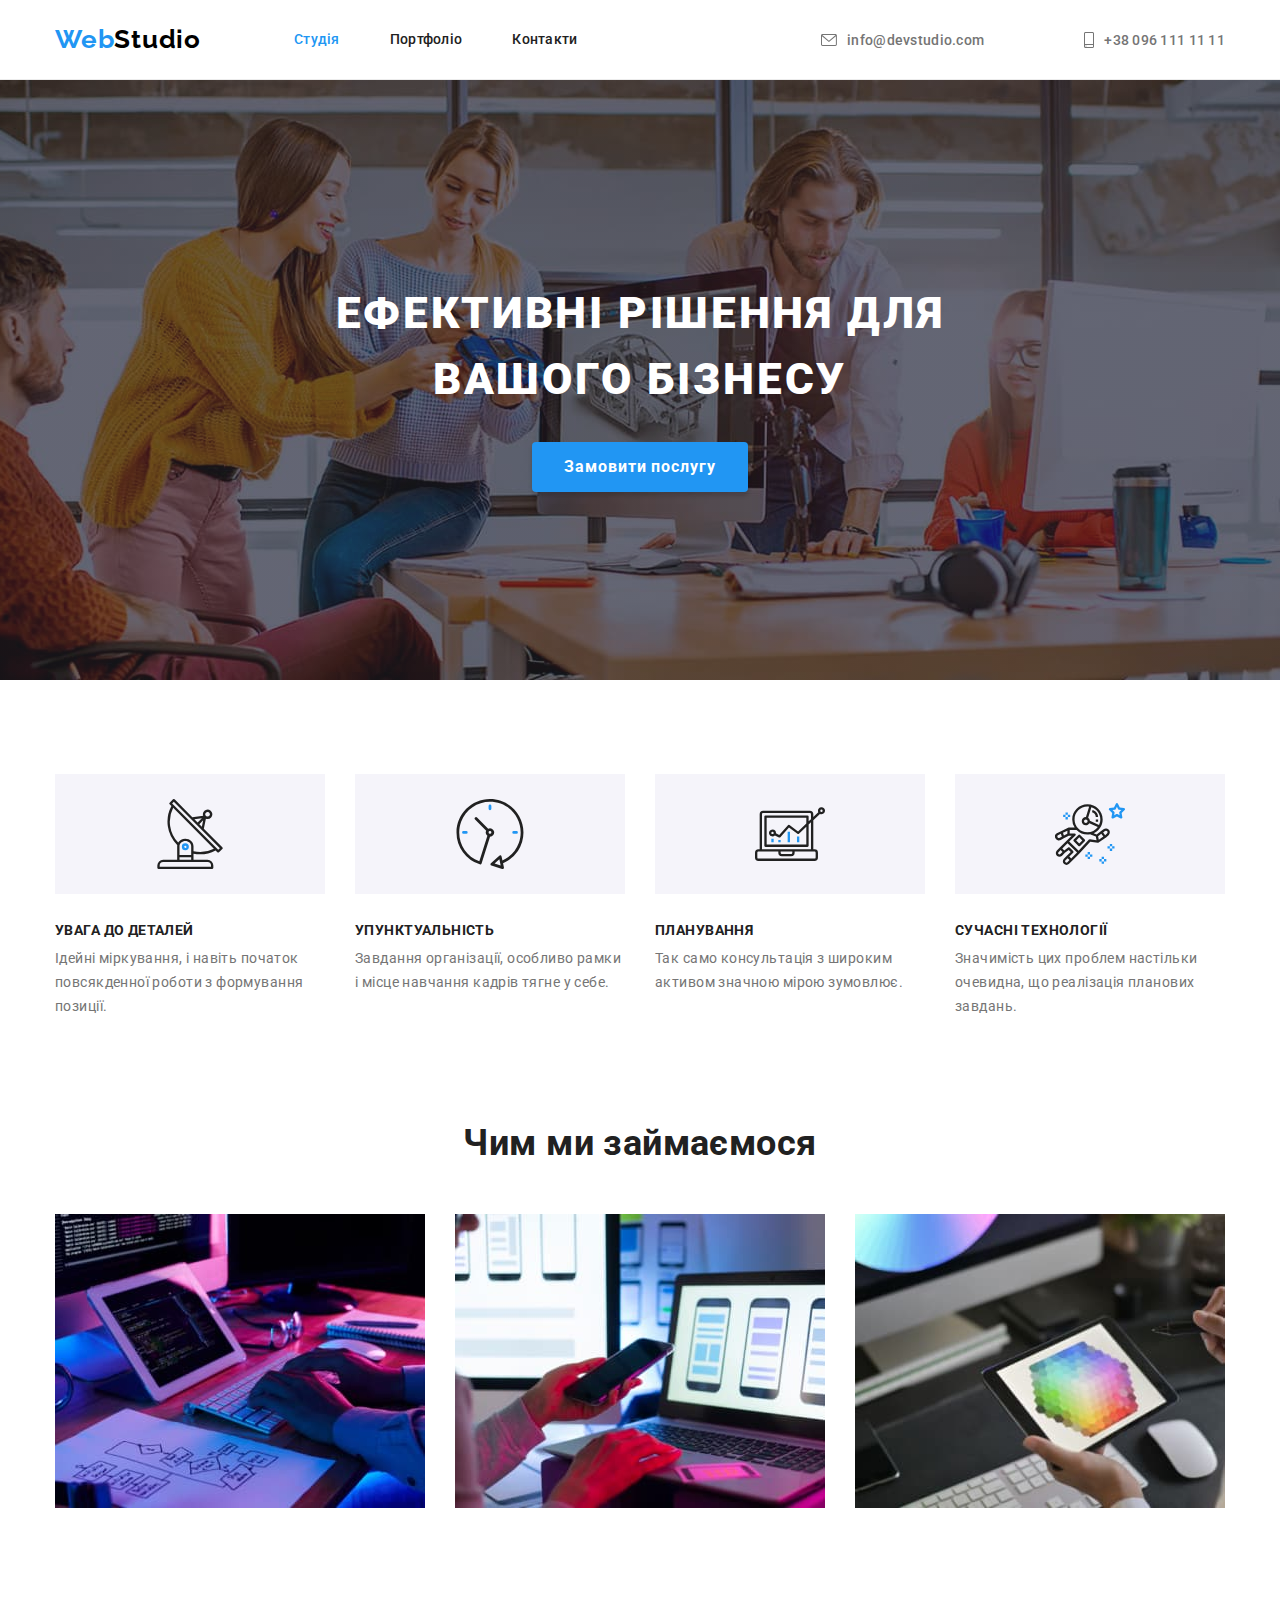
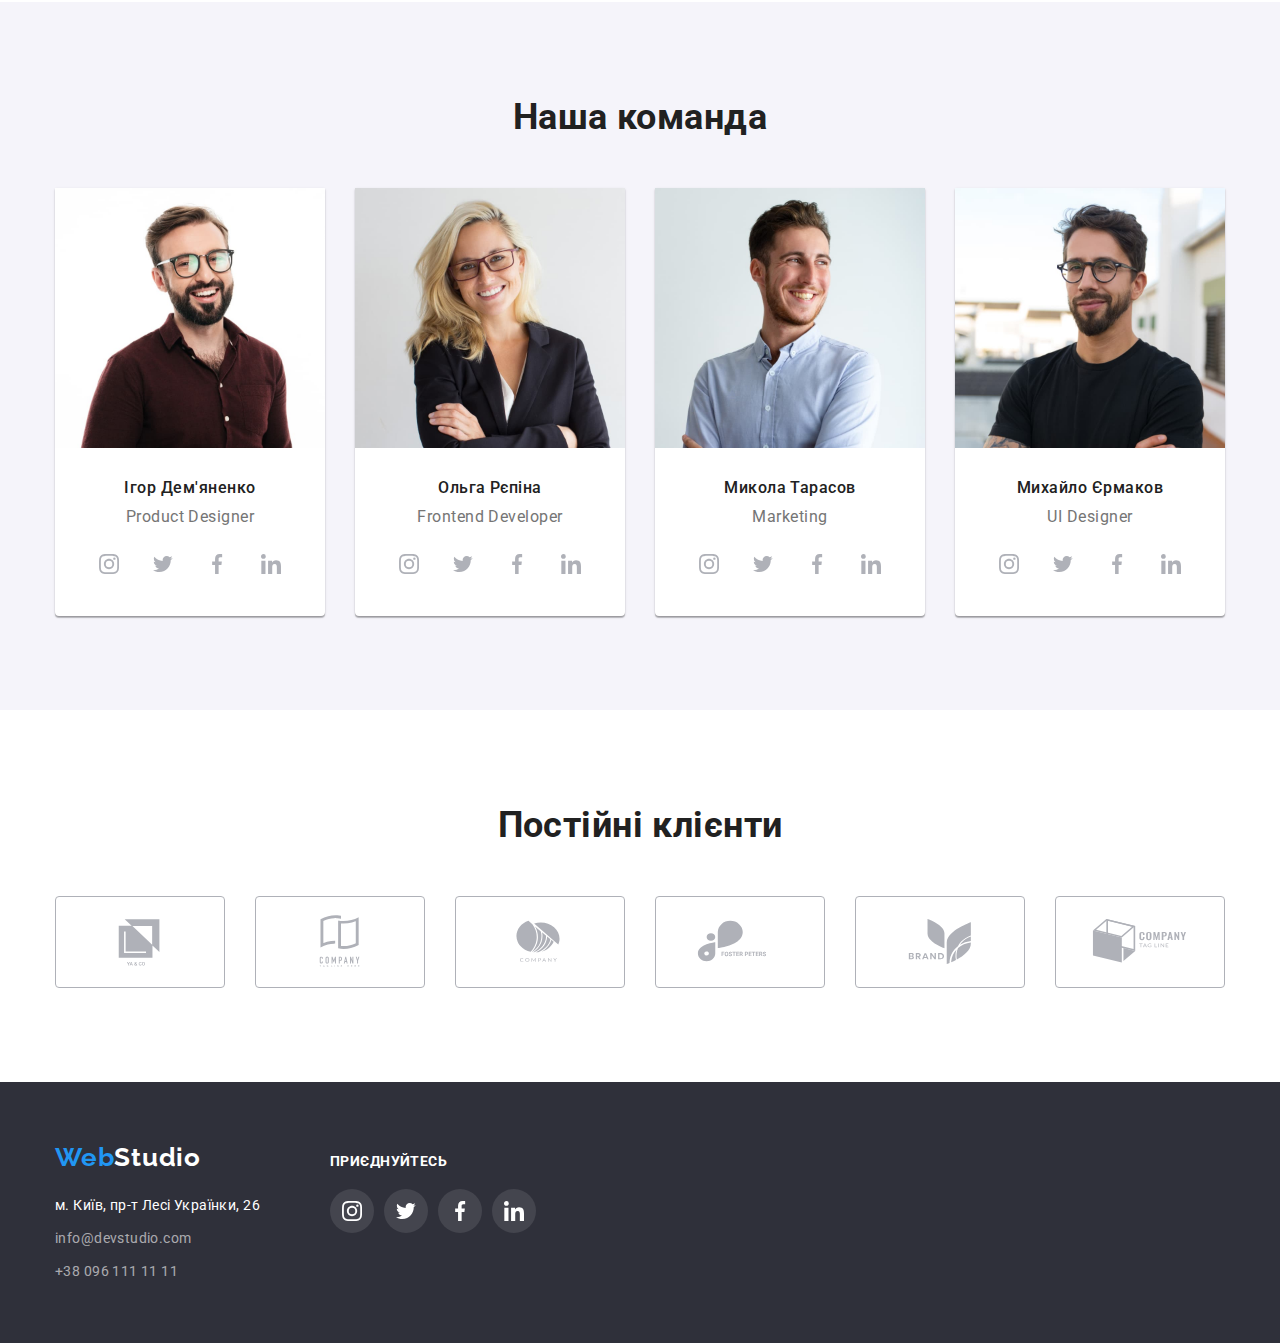
<file: index.html>
<!DOCTYPE html>
<html lang="uk">
  <head>
    <meta charset="UTF-8" />
    <meta http-equiv="X-UA-Compatible" content="IE=edge" />
    <meta name="viewport" content="width=device-width, initial-scale=1.0" />
    <title>WebStudio</title>

    <!-- font family  -->
    <link rel="preconnect" href="https://fonts.googleapis.com" />
    <link rel="preconnect" href="https://fonts.gstatic.com" crossorigin />
    <link
      href="https://fonts.googleapis.com/css2?family=Raleway:wght@700&family=Roboto:wght@400;500;700;900&display=swap"
      rel="stylesheet"
    />
    <link
      rel="stylesheet"
      href="https://cdnjs.cloudflare.com/ajax/libs/modern-normalize/1.1.0/modern-normalize.css"
      integrity="sha512-Y0MM+V6ymRKN2zStTqzQ227DWhhp4Mzdo6gnlRnuaNCbc+YN/ZH0sBCLTM4M0oSy9c9VKiCvd4Jk44aCLrNS5Q=="
      crossorigin="anonymous"
      referrerpolicy="no-referrer"
    />
    <link rel="stylesheet" href="./css/style.css" />
  </head>

  <body>
    <!-- header -->
    <header class="header">
      <div class="container header-container">
        <nav class="nav">
          <a class="logo link" href="./index.html"> <span class="accent">Web</span>Studio</a>
          <ul class="site-nav list">
            <li class="nav-item"><a class="nav-link link current" href="">Студія</a></li>
            <li class="nav-item"><a class="nav-link link" href="./portfolio.html">Портфоліо</a></li>
            <li class="nav-item"><a class="nav-link link" href="">Контакти</a></li>
          </ul>
        </nav>
        <ul class="cont-list list">
          <li class="nav-item">
            <a href="mailto:info@devstudio.com" class="cont-link link">
              <svg class="cont-icon" width="16" height="12">
                <use href="./images/icons.svg#icon-envelope"></use>
              </svg>
              info@devstudio.com
            </a>
          </li>
          <li class="nav-item">
            <a class="cont-link link" href="tel:+38 096 111 11 11">
              <svg class="cont-icon" width="10" height="16">
                <use href="./images/icons.svg#icon-smartphone"></use>
              </svg>
              +38 096 111 11 11
            </a>
          </li>
        </ul>
      </div>
    </header>
    <!-- main -->
    <main>
      <!-- hero -->
      <section class="hero section hero-img">
        <div class="container">
          <h1 class="hero-title">Ефективні рішення для вашого бізнесу</h1>
          <button class="btn-hero btn" type="button">Замовити послугу</button>
        </div>
      </section>
      <!-- features -->
      <section class="work section">
        <div class="container">
          <h2 class="visually-hidden">privileges</h2>
          <ul class="feature-list list">
            <li class="item">
              <div class="feature-icons"><svg class="feature-icon" width="70" height="70"><use href="./images/icons.svg#icon-antenna"></use></svg></div>
              <h3 class="feature-title">УВАГА ДО ДЕТАЛЕЙ</h3>
              <p class="feature-text">
                Ідейні міркування, і навіть початок повсякденної роботи з формування позиції.
              </p>
            </li>
            <li class="item">
              <div class="feature-icons"><svg class="feature-icon" width="70" height="70"><use href="./images/icons.svg#icon-clock"></use></svg></div>
              <h3 class="feature-title">УПУНКТУАЛЬНІСТЬ</h3>
              <p class="feature-text">
                Завдання організації, особливо рамки і місце навчання кадрів тягне у себе.
              </p>
            </li>
            <li class="item">
              <div class="feature-icons"><svg class="feature-icon" width="70" height="70"><use href="./images/icons.svg#icon-diagram"></use></svg></div>
              <h3 class="feature-title">ПЛАНУВАННЯ</h3>
              <p class="feature-text">
                Так само консультація з широким активом значною мірою зумовлює.
              </p>
            </li>
            <li class="item">
              <div class="feature-icons"><svg class="feature-icon" width="70" height="70"><use href="./images/icons.svg#icon-astronaut"></use></svg></div>
              <h3 class="feature-title">СУЧАСНІ ТЕХНОЛОГІЇ</h3>
              <p class="feature-text">
                Значимість цих проблем настільки очевидна, що реалізація планових завдань.
              </p>
            </li>
          </ul>
        </div>
      </section>
      <!-- section2 -->
      <section class="section">
        <div class="container">
          <h2 class="section-title">Чим ми займаємося</h2>
          <ul class="list">
            <div class="imgs">
              <li>
                <img src="./images/box1.jpg" alt="develop" width="370" height="294" />
              </li>
              <li>
                <img src="./images/box2.jpg" alt="design" width="370" height="294" />
              </li>
              <li>
                <img src="./images/box3.jpg" alt="marketing" width="370" height="294" />
              </li>
            </div>
          </ul>
        </div>
      </section>
      <!-- section team -->
      <section class="section team">
        <div class="container">
          <h2 class="section-title">Наша команда</h2>
          <ul class="team-list list">
            <li class="team-item">
              <img src="./images/img1.jpg" alt="Product_Designer" width="270" height="260" />
              <div class="benefits">
                <h3 class="team-title">Ігор Дем'яненко</h3>
                <p class="team-text">Product Designer</p>
                <ul class="team-social-list list">
                  <li class="team-social-item">
                    <a class="team-social-link" href="">
                      <svg class="team-social-icon" width="20" height="20">
                        <use href="./images/icons.svg#icon-instagram"></use>
                      </svg>
                    </a>
                  </li>
                  <li class="team-social-item">
                    <a class="team-social-link" href="">
                      <svg class="team-social-icon" width="20" height="20">
                        <use href="./images/icons.svg#icon-twit"></use>
                      </svg>
                    </a>
                  </li>
                  <li class="team-social-item">
                    <a class="team-social-link" href="">
                      <svg class="team-social-icon" width="20" height="20">
                        <use href="./images/icons.svg#icon-facebook"></use>
                      </svg>
                    </a>
                  </li>
                  <li class="team-social-item">
                    <a class="team-social-link" href="">
                      <svg class="team-social-icon" width="20" height="20">
                        <use href="./images/icons.svg#icon-linkedin"></use>
                      </svg>
                    </a>
                  </li>
                </ul>
              </div>
            </li>
            <li class="team-item">
              <img src="./images/img2.jpg" alt="Frontend_Developer" width="270" height="260" />
              <div class="benefits">
                <h3 class="team-title">Ольга Рєпіна</h3>
                <p class="team-text">Frontend Developer</p>
                <ul class="team-social-list list">
                  <li class="team-social-item">
                    <a class="team-social-link" href="">
                      <svg class="team-social-icon" width="20" height="20">
                        <use href="./images/icons.svg#icon-instagram"></use>
                      </svg>
                    </a>
                  </li>
                  <li class="team-social-item">
                    <a class="team-social-link" href="">
                      <svg class="team-social-icon" width="20" height="20">
                        <use href="./images/icons.svg#icon-twit"></use>
                      </svg>
                    </a>
                  </li>
                  <li class="team-social-item">
                    <a class="team-social-link" href="">
                      <svg class="team-social-icon" width="20" height="20">
                        <use href="./images/icons.svg#icon-facebook"></use>
                      </svg>
                    </a>
                  </li>
                  <li class="team-social-item">
                    <a class="team-social-link" href="">
                      <svg class="team-social-icon" width="20" height="20">
                        <use href="./images/icons.svg#icon-linkedin"></use>
                      </svg>
                    </a>
                  </li>
                </ul>
              </div>
            </li>
            <li class="team-item">
              <img src="./images/img3.jpg" alt="Marketing" width="270" height="260" />
              <div class="benefits">
                <h3 class="team-title">Микола Тарасов</h3>
                <p class="team-text">Marketing</p>
                <ul class="team-social-list list">
                  <li class="team-social-item">
                    <a class="team-social-link" href="">
                      <svg class="team-social-icon" width="20" height="20">
                        <use href="./images/icons.svg#icon-instagram"></use>
                      </svg>
                    </a>
                  </li>
                  <li class="team-social-item">
                    <a class="team-social-link" href="">
                      <svg class="team-social-icon" width="20" height="20">
                        <use href="./images/icons.svg#icon-twit"></use>
                      </svg>
                    </a>
                  </li>
                  <li class="team-social-item">
                    <a class="team-social-link" href="">
                      <svg class="team-social-icon" width="20" height="20">
                        <use href="./images/icons.svg#icon-facebook"></use>
                      </svg>
                    </a>
                  </li>
                  <li class="team-social-item">
                    <a class="team-social-link" href="">
                      <svg class="team-social-icon" width="20" height="20">
                        <use href="./images/icons.svg#icon-linkedin"></use>
                      </svg>
                    </a>
                  </li>
                </ul>
              </div>
            </li>
            <li class="team-item">
              <img src="./images/img4.jpg" alt="UI_Designer" width="270" height="260" />
              <div class="benefits">
                <h3 class="team-title">Михайло Єрмаков</h3>
                <p class="team-text">UI Designer</p>
                <ul class="team-social-list list">
                  <li class="team-social-item">
                    <a class="team-social-link" href="">
                      <svg class="team-social-icon" width="20" height="20">
                        <use href="./images/icons.svg#icon-instagram"></use>
                      </svg>
                    </a>
                  </li>
                  <li class="team-social-item">
                    <a class="team-social-link" href="">
                      <svg class="team-social-icon" width="20" height="20">
                        <use href="./images/icons.svg#icon-twit"></use>
                      </svg>
                    </a>
                  </li>
                  <li class="team-social-item">
                    <a class="team-social-link" href="">
                      <svg class="team-social-icon" width="20" height="20">
                        <use href="./images/icons.svg#icon-facebook"></use>
                      </svg>
                    </a>
                  </li>
                  <li class="team-social-item">
                    <a class="team-social-link" href="">
                      <svg class="team-social-icon" width="20" height="20">
                        <use href="./images/icons.svg#icon-linkedin"></use>
                      </svg>
                    </a>
                  </li>
                </ul>
              </div>
            </li>
          </ul>
        </div>
      </section>
      <section class="section clients">
            <div class="container">
                <h2 class="section-title title">Постійні клієнти</h2>
                <ul class="clients-list list">
                    <li class="clients-list-item"><a href="" class="clients-link"><svg class="clients-icon" width="106" height="60"><use href="./images/icons.svg#icon-Logo"></use></svg></a></li>
                    <li class="clients-list-item"><a href="" class="clients-link"><svg class="clients-icon" width="106" height="60"><use href="./images/icons.svg#icon-Logo-1"></use></svg></a></li>
                    <li class="clients-list-item"><a href="" class="clients-link"><svg class="clients-icon" width="106" height="60"><use href="./images/icons.svg#icon-Logo-2"></use></svg></a></li>
                    <li class="clients-list-item"><a href="" class="clients-link"><svg class="clients-icon" width="106" height="60"><use href="./images/icons.svg#icon-Logo-3"></use></svg></a></li>
                    <li class="clients-list-item"><a href="" class="clients-link"><svg class="clients-icon" width="106" height="60"><use href="./images/icons.svg#icon-Logo-4"></use></svg></a></li>
                    <li class="clients-list-item"><a href="" class="clients-link"><svg class="clients-icon" width="106" height="60"><use href="./images/icons.svg#icon-Logo-5"></use></svg></a></li>
                </ul>
            </div>
        </section>
    </main>
    <!-- footer -->
    <footer class="footer">
      <div class="container footer-container">
        <div>
          <a class="footer-logo link" href="./index.html"> <span class="accent">Web</span>Studio</a>
          <address class="footer-address">
            <ul class="footer-list list">
              <li class="footer-adres-item">
                <a
                  class="contacts-adress link"
                  href="https://goo.gl/maps/Re9TB4cgeU6oJgfr6"
                  target="_blank"
                  rel="noopener noreferrer"
                  >м. Київ, пр-т Лесі Українки, 26</a
                >
              </li>
              <li class="footer-contact-item">
                <a class="contact-link link" href="mailto:info@devstudio.com">info@devstudio.com</a>
              </li>
              <li class="footer-contact-item">
                <a class="contact-link link" href="tel:+38 096 111 11 11">+38 096 111 11 11</a>
              </li>
            </ul>
          </address>
        </div>
        <div class="footer-social">
          <p class="footer-social-title">Приєднуйтесь</p>
          <ul class="footer-social-list list">
            <li class="footer-social-item">
              <a class="footer-social-link" href="">
                <svg class="footer-social-icon" width="20" height="20">
                  <use href="./images/icons.svg#icon-instagram-1"></use>
                </svg>
              </a>
            </li>
            <li class="footer-social-item">
              <a class="footer-social-link" href="">
                <svg class="footer-social-icon" width="20" height="20">
                  <use href="./images/icons.svg#icon-twit-1"></use>
                </svg>
              </a>
            </li>
            <li class="footer-social-item">
              <a class="footer-social-link" href="">
                <svg class="footer-social-icon" width="20" height="20">
                  <use href="./images/icons.svg#icon-facebook-1"></use>
                </svg>
              </a>
            </li>
            <li class="footer-social-item">
              <a class="footer-social-link" href="">
                <svg class="footer-social-icon" width="20" height="20">
                  <use href="./images/icons.svg#icon-linkedin-1"></use>
                </svg>
              </a>
            </li>
          </ul>
        </div>
      </div>
    </footer>
  </body>
</html>
</file>
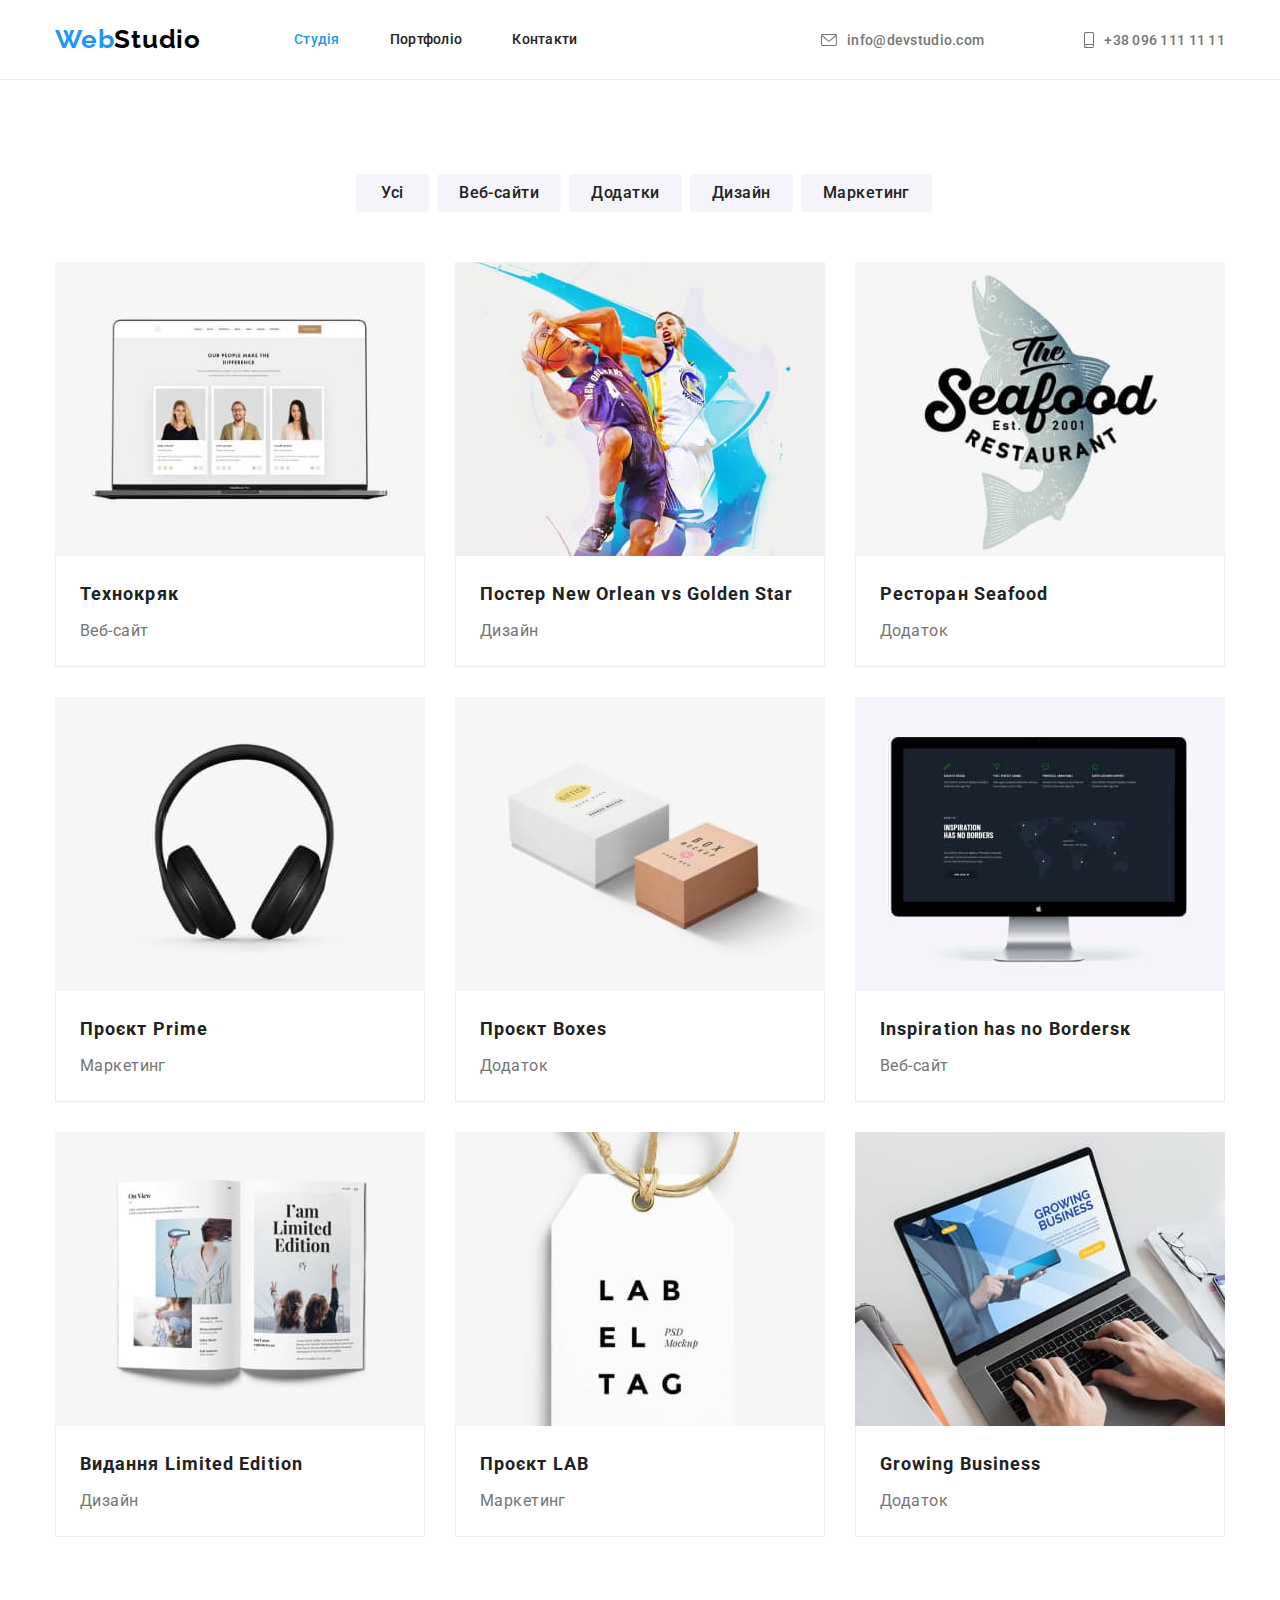
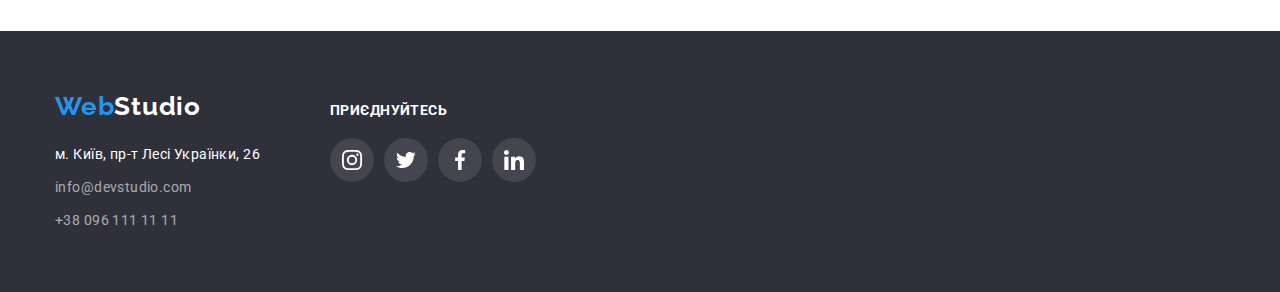
<file: portfolio.html>
<!DOCTYPE html>
<html lang="uk">
  <head>
    <meta charset="UTF-8" />
    <meta http-equiv="X-UA-Compatible" content="IE=edge" />
    <meta name="viewport" content="width=device-width, initial-scale=1.0" />
    <title>Portfolio</title>

    <!-- font family  -->
    <link rel="preconnect" href="https://fonts.googleapis.com" />
    <link rel="preconnect" href="https://fonts.gstatic.com" crossorigin />
    <link
      href="https://fonts.googleapis.com/css2?family=Raleway:wght@700&family=Roboto:wght@400;500;700;900&display=swap"
      rel="stylesheet"
    />
    <link
      rel="stylesheet"
      href="https://cdnjs.cloudflare.com/ajax/libs/modern-normalize/1.1.0/modern-normalize.css"
      integrity="sha512-Y0MM+V6ymRKN2zStTqzQ227DWhhp4Mzdo6gnlRnuaNCbc+YN/ZH0sBCLTM4M0oSy9c9VKiCvd4Jk44aCLrNS5Q=="
      crossorigin="anonymous"
      referrerpolicy="no-referrer"
    />
    <link rel="stylesheet" href="./css/style.css" />
  </head>

  <body>
    <!-- header -->
    <header class="header">
      <div class="container header-container">
        <nav class="nav">
          <a class="logo link" href="./index.html"> <span class="accent">Web</span>Studio</a>
          <ul class="site-nav list">
            <li class="nav-item"><a class="nav-link link current" href="">Студія</a></li>
            <li class="nav-item"><a class="nav-link link" href="./portfolio.html">Портфоліо</a></li>
            <li class="nav-item"><a class="nav-link link" href="">Контакти</a></li>
          </ul>
        </nav>
        <ul class="cont-list list">
          <li class="nav-item">
            <a href="mailto:info@devstudio.com" class="cont-link link">
              <svg class="cont-icon" width="16" height="12">
                <use href="./images/icons.svg#icon-envelope"></use>
              </svg>
              info@devstudio.com
            </a>
          </li>
          <li class="nav-item">
            <a class="cont-link link" href="tel:+38 096 111 11 11">
              <svg class="cont-icon" width="10" height="16">
                <use href="./images/icons.svg#icon-smartphone"></use>
              </svg>
              +38 096 111 11 11
            </a>
          </li>
        </ul>
      </div>
    </header>
    <!-- main -->
    <main>
      <!-- section portfolio -->
      <section class="section portfolio">
        <div class="container">
          <h1 class="visually-hidden">projects</h1>
          <ul class="buttons list">
            <li><button class="filter-btn" type="button">Усі</button></li>
            <li><button class="filter-btn" type="button">Веб-сайти</button></li>
            <li><button class="filter-btn" type="button">Додатки</button></li>
            <li><button class="filter-btn" type="button">Дизайн</button></li>
            <li><button class="filter-btn" type="button">Маркетинг</button></li>
          </ul>
          <ul class="project list">
            <li class="project-item">
              <a href="" class="project-item-link">
                <img src="./images/portfolio_1.jpg" alt="web-site" width="370" />
                <div class="features">
                  <h2 class="portfolio-title">Технокряк</h2>
                  <p class="portfolio-text">Веб-сайт</p>
                </div>
              </a>
            </li>
            <li class="project-item">
              <a href="" class="project-item-link">
                <img src="./images/portfolio_2.jpg" alt="poster" width="370" />
                <div class="features">
                  <h2 class="portfolio-title">Постер New Orlean vs Golden Star</h2>
                  <p class="portfolio-text">Дизайн</p>
                </div>
              </a>
            </li>
            <li class="project-item">
              <a href="" class="project-item-link">
                <img src="./images/portfolio_3.jpg" alt="Restaurant" width="370" />
                <div class="features">
                  <h2 class="portfolio-title">Ресторан Seafood</h2>
                  <p class="portfolio-text">Додаток</p>
                </div>
              </a>
            </li>
            <li class="project-item">
              <a href="" class="project-item-link">
                <img src="./images/portfolio_4.jpg" alt="prime-project" width="370" />
                <div class="features">
                  <h2 class="portfolio-title">Проєкт Prime</h2>
                  <p class="portfolio-text">Маркетинг</p>
                </div>
              </a>
            </li>
            <li class="project-item">
              <a href="" class="project-item-link">
                <img src="./images/portfolio_5.jpg" alt="boxes-project" width="370" />
                <div class="features">
                  <h2 class="portfolio-title">Проєкт Boxes</h2>
                  <p class="portfolio-text">Додаток</p>
                </div>
              </a>
            </li>
            <li class="project-item">
              <a href="" class="project-item-link">
                <img src="./images/portfolio_6.jpg" alt="Inspiration" width="370" />
                <div class="features">
                  <h2 class="portfolio-title">Inspiration has no Bordersк</h2>
                  <p class="portfolio-text">Веб-сайт</p>
                </div>
              </a>
            </li>
            <li class="project-item">
              <a href="" class="project-item-link">
                <img src="./images/portfolio_7.jpg" alt="Limited-Edition" width="370" />
                <div class="features">
                  <h2 class="portfolio-title">Видання Limited Edition</h2>
                  <p class="portfolio-text">Дизайн</p>
                </div>
              </a>
            </li>
            <li class="project-item">
              <a href="" class="project-item-link">
                <img src="./images/portfolio_8.jpg" alt="LAB-project" width="370" />
                <div class="features">
                  <h2 class="portfolio-title">Проєкт LAB</h2>
                  <p class="portfolio-text">Маркетинг</p>
                </div>
              </a>
            </li>
            <li class="project-item">
              <a href="" class="project-item-link">
                <img src="./images/portfolio_9.jpg" alt="Growing-Business" width="370" />
                <div class="features">
                  <h2 class="portfolio-title">Growing Business</h2>
                  <p class="portfolio-text">Додаток</p>
                </div>
              </a>
            </li>
          </ul>
        </div>
      </section>
    </main>
    <!-- footer -->
    <footer class="footer">
      <div class="container footer-container">
        <div>
          <a class="footer-logo link" href="./index.html"> <span class="accent">Web</span>Studio</a>
          <address class="footer-address">
            <ul class="footer-list list">
              <li class="footer-adres-item">
                <a
                  class="contacts-adress link"
                  href="https://goo.gl/maps/Re9TB4cgeU6oJgfr6"
                  target="_blank"
                  rel="noopener noreferrer"
                  >м. Київ, пр-т Лесі Українки, 26</a
                >
              </li>
              <li class="footer-contact-item">
                <a class="contact-link link" href="mailto:info@devstudio.com">info@devstudio.com</a>
              </li>
              <li class="footer-contact-item">
                <a class="contact-link link" href="tel:+38 096 111 11 11">+38 096 111 11 11</a>
              </li>
            </ul>
          </address>
        </div>
        <div class="footer-social">
          <p class="footer-social-title">Приєднуйтесь</p>
          <ul class="footer-social-list list">
            <li class="footer-social-item">
              <a class="footer-social-link" href="">
                <svg class="footer-social-icon" width="20" height="20">
                  <use href="./images/icons.svg#icon-instagram-1"></use>
                </svg>
              </a>
            </li>
            <li class="footer-social-item">
              <a class="footer-social-link" href="">
                <svg class="footer-social-icon" width="20" height="20">
                  <use href="./images/icons.svg#icon-twit-1"></use>
                </svg>
              </a>
            </li>
            <li class="footer-social-item">
              <a class="footer-social-link" href="">
                <svg class="footer-social-icon" width="20" height="20">
                  <use href="./images/icons.svg#icon-facebook-1"></use>
                </svg>
              </a>
            </li>
            <li class="footer-social-item">
              <a class="footer-social-link" href="">
                <svg class="footer-social-icon" width="20" height="20">
                  <use href="./images/icons.svg#icon-linkedin-1"></use>
                </svg>
              </a>
            </li>
          </ul>
        </div>
      </div>
    </footer>
  </body>
</html>
</file>
<file: css/style.css>
:root {
  --main-color-white: #ffffff;
  --primary-tekst-color: #757575;
  --title-tekst-color: #212121;
  --accent-color: #2196f3;
  --accent-active: #188ce8;
  --background-color: #f5f4fa;
  --backgroung-color-accent: #2f303a;
  --box-shadow-color: rgba(0, 0, 0, 0.15);
  --border-works-color: #EEEEEE;
}

html {
  box-sizing: border-box;
}

*,
*::before,
*::after {
  box-sizing: inherit;
}

* {
  margin: 0;
  padding: 0;
  list-style: none;
  box-sizing: border-box;
}

p, h1, h2, h3, h4, h5, h6 {
  margin: 0;
}

ul, ol {
  margin: 0;
  padding-left: 0;
}

button {
  cursor: pointer;
}

address {
  font-style: normal;
}

body {
  font-family: 'Roboto', sans-serif;
  font-size: 14px;
  color: var(--primary-tekst-color);
  background-color: var(--main-color-white);
  letter-spacing: 0.03em;
  margin: 0;
}

.link {
  text-decoration: none;

}

.list {
  list-style: none;
  padding: 0;
  margin: 0;
}

.container {
  width: 1200px;
  padding-left: 15px;
  margin: 0 auto;
  padding-right: 15px;
}

.box {
  margin: 0 auto;
}

img {
  display: block;
  max-width: 100%;
  height: auto;
}

.visually-hidden {
  position: absolute;
  white-space: nowrap;
  width: 1px;
  height: 1px;
  overflow: hidden;
  border: 0;
  padding: 0;
  clip: rect(0 0 0 0);
  clip-path: inset(50%);
  margin: -1px;
}

/* section*/

.section {
  padding-top: 94px;
  padding-bottom: 94px;
}

/* header */

header {
  padding: 24px 0;
  border-bottom: 1px solid #ececec;
}

.header-container {
  display: flex;
  align-items: center;
  gap: 30px;
}

/* logo */

.logo {
  font-family: 'Raleway';
  font-style: normal;
  font-weight: 700;
  font-size: 26px;
  line-height: calc(31 / 26);
  letter-spacing: 0.03em;
  color: #000000;
}
.accent {
  color: var(--accent-color);
}

/* site-nav */

.nav-item {
  margin-right: 50px;
}

.nav-item:last-child {
  margin-right: 0px;
}


.site-nav {
  display: flex;
  margin-left: 93px;
}

.nav-link {
  font-weight: 500;
  line-height: calc(16 / 14);
  letter-spacing: 0.02em;
  color: var(--title-tekst-color);
}

.site-nav a:hover,
.site-nav a:focus {
  color: var(--accent-color);
}

.site-nav .link {
  font-weight: 500;
  line-height: 1.14;
  letter-spacing: 0.02em;
  display: block;
}

.site-nav .current {
  color: var(--accent-color);
}

.nav {
  display: flex;
  align-items: center;
}

/* cont-nav */

.cont-list {
  display: flex;
  margin-left: auto;
  gap: 50px;
}

.cont-link {
  display: flex;
  font-weight: 500;
  line-height: calc(16 / 14);
  letter-spacing: 0.02em;
  align-items: center;
  color: var(--primary-tekst-color);
}

.cont-link:hover,
.cont-link:focus {
  color: #2196f3;
}

.cont-icon {
  margin-right: 10px;
  fill: currentColor;
}



/* hero */

.hero-img {
  max-width: 1600px;
  height: 600px;
  margin-left: auto;
  margin-right: auto;
  background-image: linear-gradient(rgba(47, 48, 58, 0.4), rgba(47, 48, 58, 0.4)), url(../images/Img_hero.jpg);
  background-position: center;
  background-repeat: no-repeat;
  background-size: cover;
}

.hero {
  background-color: var(--backgroung-color-accent);
  text-align: center;
  padding: 200px 0;
}

.hero-title {
  margin-top: 0;
  margin-bottom: 30px;
  max-width: 696px;
  margin-left: auto;
  margin-right: auto;
  color: var(--main-color-white);
  font-weight: 900;
  font-size: 44px;
  line-height: calc(60 / 40);
  text-align: center;
  letter-spacing: 0.06em;
  text-transform: uppercase;
}

/* button */

.btn-hero {
  
  font-family: inherit;
  font-weight: 700;
  font-size: 16px;
  line-height: calc(30 / 16);
  display: flex;
  align-items: center;
  text-align: center;
  letter-spacing: 0.06em;
  color: var(--main-color-white);
  background-color: var(--accent-color);
  border: none;
  border-radius: 4px;
  cursor: pointer;
  display: inline-block;
  padding: 10px 32px;
  box-shadow: 0px 4px 4px var(--box-shadow-color);
  min-width: 216px;
  vertical-align: bottom;
  }

.btn-hero:hover
.btn-hero:focus {
  color: var(--main-color-white);
  background-color: var(--accent-active);
}


/* features */

.work {
  padding-bottom: 0;
}

.feature-list {
  display: flex;
  gap: 30px;
}

.feature-icons {
  height: 120px;
  background-color: var(--background-color);
  margin-bottom: 30px;
  display: flex;
  align-items: center;
  justify-content: center;
}

.feature-title {
  font-size: 14px;
  line-height: calc(14 / 16);
  color: var(--title-tekst-color);
  text-transform: uppercase;
  margin-bottom: 10px;
}

.feature-text {
  margin-bottom: 10px;
  max-width: 270px;
  line-height: calc(24 / 14);
  color: var(--primary-tekst-color);
  letter-spacing: 0.03em;

}

.section-title {
  padding-top: 0;
  margin-bottom: 50px;
  text-align: center;
  flex-wrap: wrap;
  font-size: 36px;
  line-height: calc(42 / 36);
  color: var(--title-tekst-color);
}

.imgs {
  display: flex;
  gap: 30px;
}



/* section team */

.team-social-list {
  display: flex;
  align-items: center;
  justify-content: center;
  margin-top: 16px;
  gap: 10px;
}

.team-social-link {
  width: 44px;
  height: 44px;
  border-radius: 50%;
  background-color: inherit;
  display: flex;
  align-items: center;
  justify-content: center;
  color: #AFB1B8;
  
}

.team-social-icon {
  fill: currentColor;
}

.team-social-link:hover,
.team-social-link:focus {
  background-color: var(--accent-color);
  color: var(--main-color-white);
}

.team-list {
  gap: 30px;
  display: flex;
  font-size: 16px;
  line-height: calc(19 / 16);
  text-align: center;
  letter-spacing: 0.03em
}

.team {
  background-color: var(--background-color);
  margin: 0 auto;
  padding-bottom: 94px;
  padding-top: 94px;
}

.team-title {
  font-weight: 500;
  font-size: 16px;
  line-height: calc(19 / 16);
  color: var(--title-tekst-color);
  margin-bottom: 10px;
}

.team-item {
  background-color: var(--main-color-white);
  box-shadow: 0px 1px 3px rgba(0, 0, 0, 0.12), 0px 1px 1px rgba(0, 0, 0, 0.14), 0px 2px 1px rgba(0, 0, 0, 0.2);
  border-radius: 0px 0px 4px 4px;
}

.team-text {
  font-size: 16px;
  line-height: calc(19 / 16);
  color: var(--primary-tekst-color);
}

.benefits {
  padding-top: 30px;
  padding-bottom: 30px;
}

/* section clients */

.clients {
  padding-top: 94px;
}

.clients-list {
  display: flex;
  align-items: center;
  justify-content: center;
  gap: 30px;
}

.clients-list-item {
  width: 170px;
  height: 92px;
}

.clients-link {
  width: 100%;
  height: 100%;
  display: flex;
  border: 1px solid #afb1b8;
  border-radius: 4px;
  color: #afb1b8;
  display: flex;
  align-items: center;
  justify-content: center;
}

.clients-icon {
  fill: currentColor;
}

.clients-link:hover,
.clients-link:focus {
  color: var(--accent-color);
  border-color: var(--accent-color);
}

/* footer */

.footer-container {
display: flex;
align-items: baseline;
}

.footer {
  padding-top: 60px;
  padding-bottom: 60px;
  margin-right: auto;
  background-color: var(--backgroung-color-accent);
}

.footer-logo {
  display: inline-block;
  margin-right: 0;
  margin-bottom: 20px;
  font-family: 'Raleway';
  font-style: normal;
  font-weight: 700;
  font-size: 26px;
  line-height: calc(31 / 26);
  letter-spacing: 0.03em;
  color: var(--main-color-white);
}

.contacts-adress {
  font-style: normal;
  font-size: 14px;
  line-height: calc(24 / 14);
  color: var(--main-color-white);
}

.footer-contact-item :hover,
.footer-contact-item :focus {
  color: #2196f3;
}

.footer-contact-item, .footer-adres-item {
  margin-bottom: 9px;
}

.footer-contact-item:last-child {
  margin-bottom: 0;
}

.contact-link {
  font-style: normal;
  font-size: 14px;
  line-height: calc(24 / 14);
  color: rgba(255, 255, 255, 0.6);
}

.footer-social-title {
  font-weight: 700;
  font-size: 14px;
  line-height: calc(16 /14);
  letter-spacing: 0.03em;
  text-transform: uppercase;
  color: #ffffff;
  margin-bottom: 20px;
}

.footer-social {
  align-items: baseline;
  margin-top: 0;
  margin-left: 70px;
}

.footer-social-list {
  display: flex;
  justify-content: center;
  gap: 10px;
}

.footer-social-link {
  width: 44px;
  height: 44px;
  border-radius: 50%;
  background-color: rgba(255, 255, 255, 0.1);
  display: flex;
  align-items: center;
  justify-content: center;
}

.footer-social-link:hover,
.footer-social-link:focus {
  background-color: #2196f3;
}
/* portfolio */

.filter-btn:hover,
.filter-btn:focus {
  box-shadow: 0px 3px 1px rgba(0, 0, 0, 0.1), 0px 1px 2px rgba(0, 0, 0, 0.08), 0px 2px 2px rgba(0, 0, 0, 0.12);
  color: var(--main-color-white);
  background-color: var(--accent-color);
}

.filter-btn {
  padding: 6px 22px;
  min-width: 73px;
  margin-left: 8px;
  font-family: inherit;
  font-weight: 500;
  font-size: 16px;
  line-height: calc(26 / 16);
  text-align: center;
  letter-spacing: 0.03em;
  color: #212121;
  background-color: var(--background-color);
  border-radius: 4px;
  border: none;
  cursor: pointer;
}

.buttons {
  display: flex;
  margin-bottom: 50px;
  justify-content: center;
}

.portfolio-title {
  margin-bottom: 4px;
  font-size: 18px;
  line-height: calc(36 / 18);
  letter-spacing: 0.06em;
  color: var(--title-tekst-color);
}

.portfolio-text {
  font-size: 16px;
  line-height: calc(30 / 16);
  color: var(--primary-tekst-color);
}

.features {
  padding-top: 20px;
  padding-bottom: 20px;
  padding-left: 24px;
  padding-right: 24px;
  border-left: 1px solid var(--border-works-color);
  border-right: 1px solid var(--border-works-color);
  border-bottom: 1px solid var(--border-works-color);
}



.project .item {
  width: calc((100% - 60px) / 3);
  padding-right: auto;
  padding-left: auto;
  display: inline-block;
}

.project-item-link:hover {
  box-shadow: 0px 4px 4px rgba(0, 0, 0, 0.25);
}

.project {
  display: flex;
  flex-wrap: wrap;
  gap: 30px;
}

.project .item {
  width: calc((100% - 60px) / 3);
}
.project .item:nth-last-child(-n + 3) {
  margin-bottom: 0;
}

.project-item-link {
  display: block;
  text-decoration: none;
}
</file>
